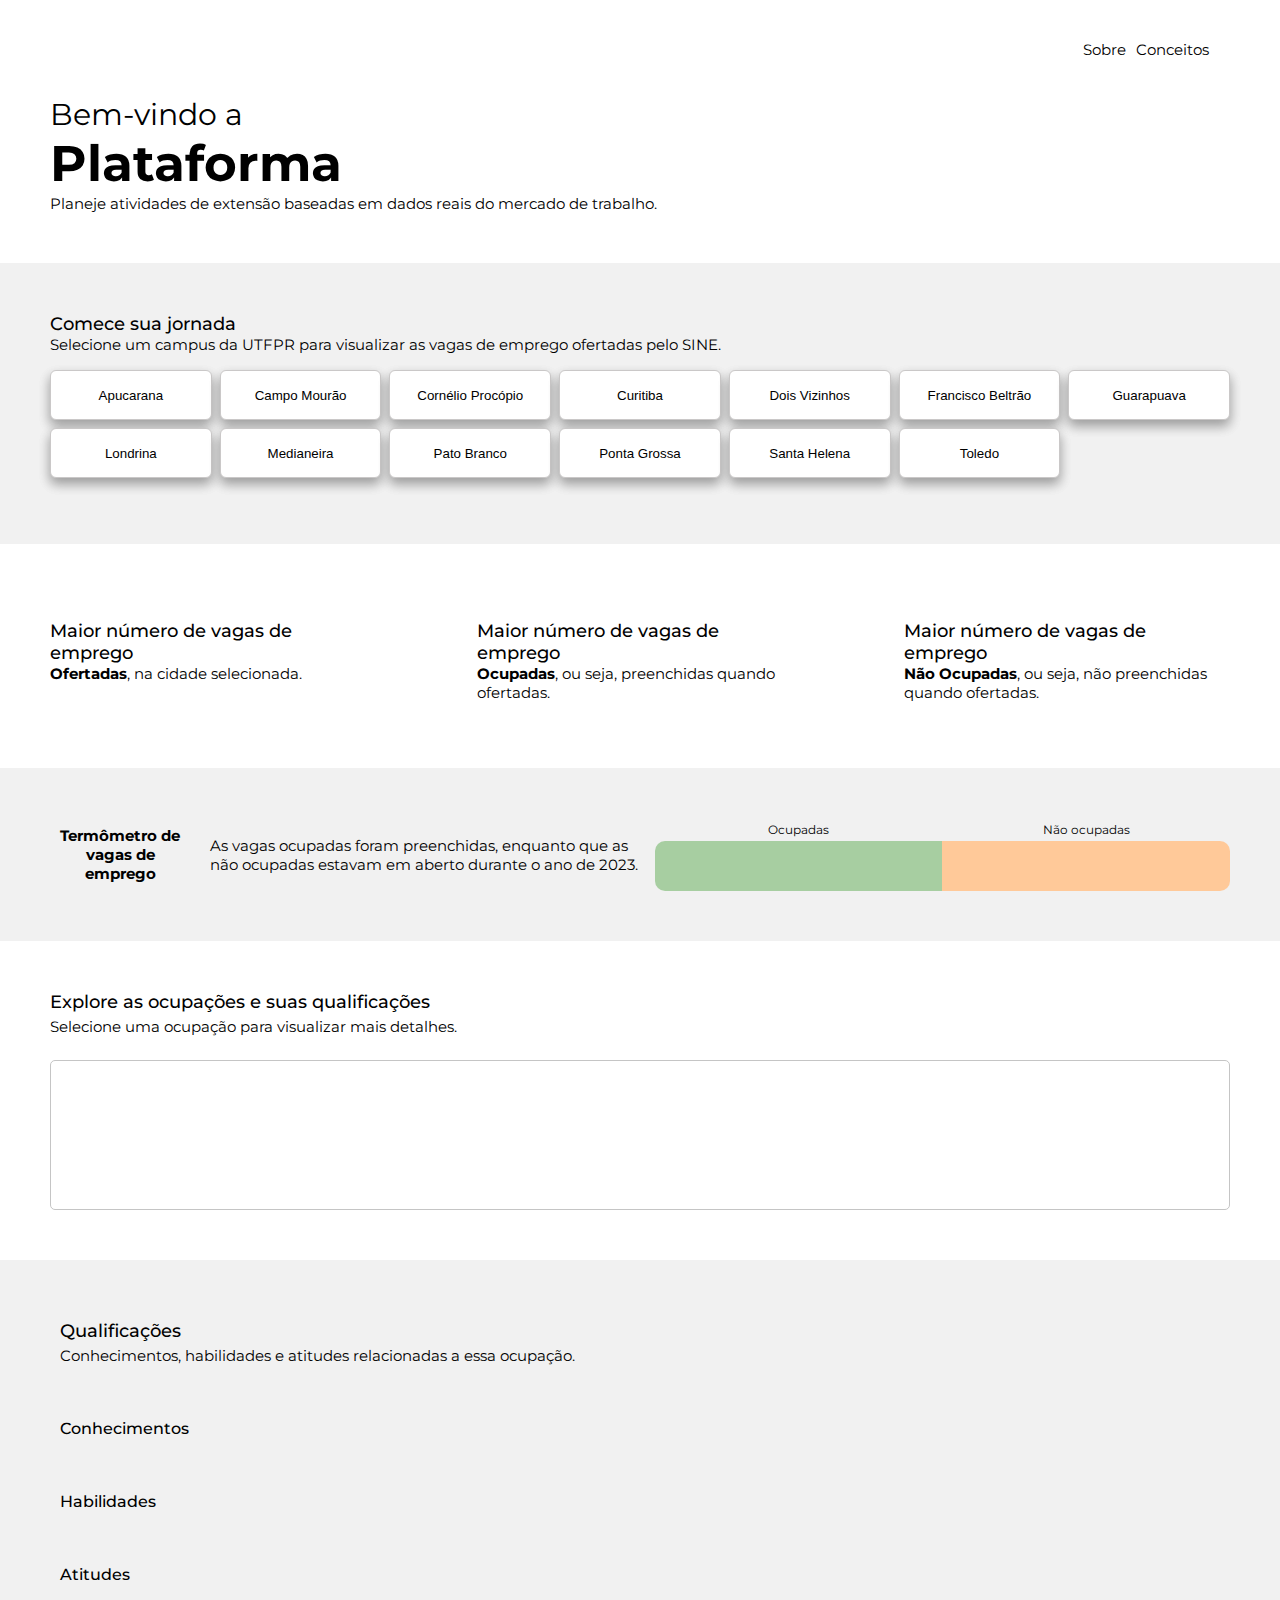
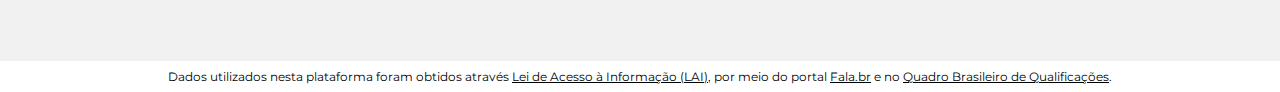
<file: index.html>
<!DOCTYPE html>
<html lang="en">

<head>
    <meta charset="UTF-8">
    <meta name="viewport" content="width=device-width, initial-scale=1.0">
    <title>Plataforma</title>
    <link rel="icon" type="image/x-icon" href="./img/plataforma-icon.svg">
    <link rel="stylesheet" href="./css/global.css">
    <link rel="stylesheet" href="./css/index.css">
    <link href="https://fonts.googleapis.com/css2?family=Montserrat:ital,wght@0,100..900;1,100..900&display=swap"
        rel="stylesheet">
</head>

<style>
    ::-webkit-scrollbar {
        width: 5px;
        border-radius: 6px;
    }

    ::-webkit-scrollbar-thumb {
        background-color: #8a8a89;
        border-radius: 6px;
    }

    textarea:focus,
    input:focus {
        outline: none;
    }
</style>

<body>
    <div id="loading-bar"></div>
    <div id="content" style="display: none;">
    </div>
    <script src="./scripts/index.js"></script>
    <div class="container">
        <div class="intro content">
            <nav>
                <ul>
                    <li>
                        <a href="about.html" target="_blank">Sobre</a>
                    </li>
                    <li>
                        <a href="concepts.html" target="_blank">Conceitos</a>
                    </li>
                </ul>
            </nav>
            <h3>Bem-vindo a</h3>
            <h1>Plataforma</h1>
            <p>Planeje atividades de extensão baseadas em dados reais do mercado de trabalho.</p>
        </div>
        <div class="campus content grey">
            <h3>Comece sua jornada</h3>
            <p>Selecione um campus da UTFPR para visualizar as vagas de emprego ofertadas pelo SINE.</p>
            <div class="campi" id="campi">
                <div class="city"><button id="Apucarana">Apucarana</button></div>
                <div class="city"><button id="Campo Mourão">Campo Mourão</button></div>
                <div class="city"><button id="Cornélio Procópio">Cornélio Procópio</button></div>
                <div class="city"><button id="Curitiba">Curitiba</button></div>
                <div class="city"><button id="Dois Vizinhos">Dois Vizinhos</button></div>
                <div class="city"><button id="Francisco Beltrão">Francisco Beltrão</button></div>
                <div class="city"><button id="Guarapuava">Guarapuava</button></div>
                <div class="city"><button id="Londrina">Londrina</button></div>
                <div class="city"><button id="Medianeira">Medianeira</button></div>
                <div class="city"><button id="Pato Branco">Pato Branco</button></div>
                <div class="city"><button id="Ponta Grossa">Ponta Grossa</button></div>
                <div class="city"><button id="Santa Helena">Santa Helena</button></div>
                <div class="city"><button id="Toledo">Toledo</button></div>
            </div>
        </div>
        <div class="top5 content">
            <div class="top-ofertadas content">
                <h3>Maior número de vagas de emprego</h3>
                <p><strong>Ofertadas</strong>, na cidade selecionada.</p>
                <div class="top-ofert" id="top-ofert"></div>
                <span class="ofert-badge"></span>
            </div>
            <div class="top-ocupadas content">
                <h3>Maior número de vagas de emprego</h3>
                <p><strong>Ocupadas</strong>, ou seja, preenchidas quando ofertadas.</p>
                <div class="top-ocup" id="top-ocup">
                    <span class="ocup-badge"></span>
                </div>
            </div>
            <div class="top-nocupadas content">
                <h3>Maior número de vagas de emprego</h3>
                <p><strong>Não Ocupadas</strong>, ou seja, não preenchidas quando ofertadas.</p>
                <div class="top-nocup" id="top-nocup">
                    <span class="nocup-badge"></span>
                </div>
            </div>
        </div>
        <div class="ocup-bar  content grey">
            <h3><strong>Termômetro de vagas de emprego</strong></h3>
            <p>As vagas ocupadas foram preenchidas, enquanto que as não ocupadas estavam em aberto
                durante o ano de 2023.</p>
            <div class="bar-wrapper">
                <div class="bar-labels">
                    <span class="ocupadas-label" id="ocupadas-label">Ocupadas</span>
                    <span class="nocupadas-label" id="nocupadas-label">Não ocupadas</span>
                </div>
                <div class="bar">
                    <div class="ocupadas" id="bar-ocupadas"></div>
                    <div class="ofertadas" id="bar-nocupadas"></div>
                </div>
            </div>
        </div>
        <div class="ocupations content">
            <h3>Explore as ocupações e suas qualificações</h3>
            <p>Selecione uma ocupação para visualizar mais detalhes.</p>
            <div class="rectangle">
                <div class="ocup" id="ocupacoes"></div>
            </div>
        </div>
        
        <div class="skills content grey">
            <div class="skills-container">
                <h3>Qualificações</h3>
                <p>Conhecimentos, habilidades e atitudes relacionadas a essa ocupação.</p>
                <h5>Conhecimentos</h5>
                <div class="description" id="conhecimentos">
                    <ul></ul>
                </div>
                <h5>Habilidades</h5>
                <div class="description" id="habilidades">
                    <ul></ul>
                </div>
                <h5>Atitudes</h5>
                <div class="description" id="atitudes">
                    <ul></ul>
                </div>
            </div>
        </div>
        <footer>Dados utilizados nesta plataforma foram obtidos através
            <a href="https://www.planalto.gov.br/ccivil_03/_ato2011-2014/2011/lei/l12527.htm" target="_blank">
                Lei de Acesso à Informação (LAI)</a>, por meio do portal <a href="https://falabr.cgu.gov.br/web/home"
                target="_blank">Fala.br</a> e no <a href="https://qbqconsulta.fipe.org.br/"
                target="_blank"> Quadro Brasileiro de Qualificações</a>.
        </footer>
    </div>
</body>

</html>
</file>
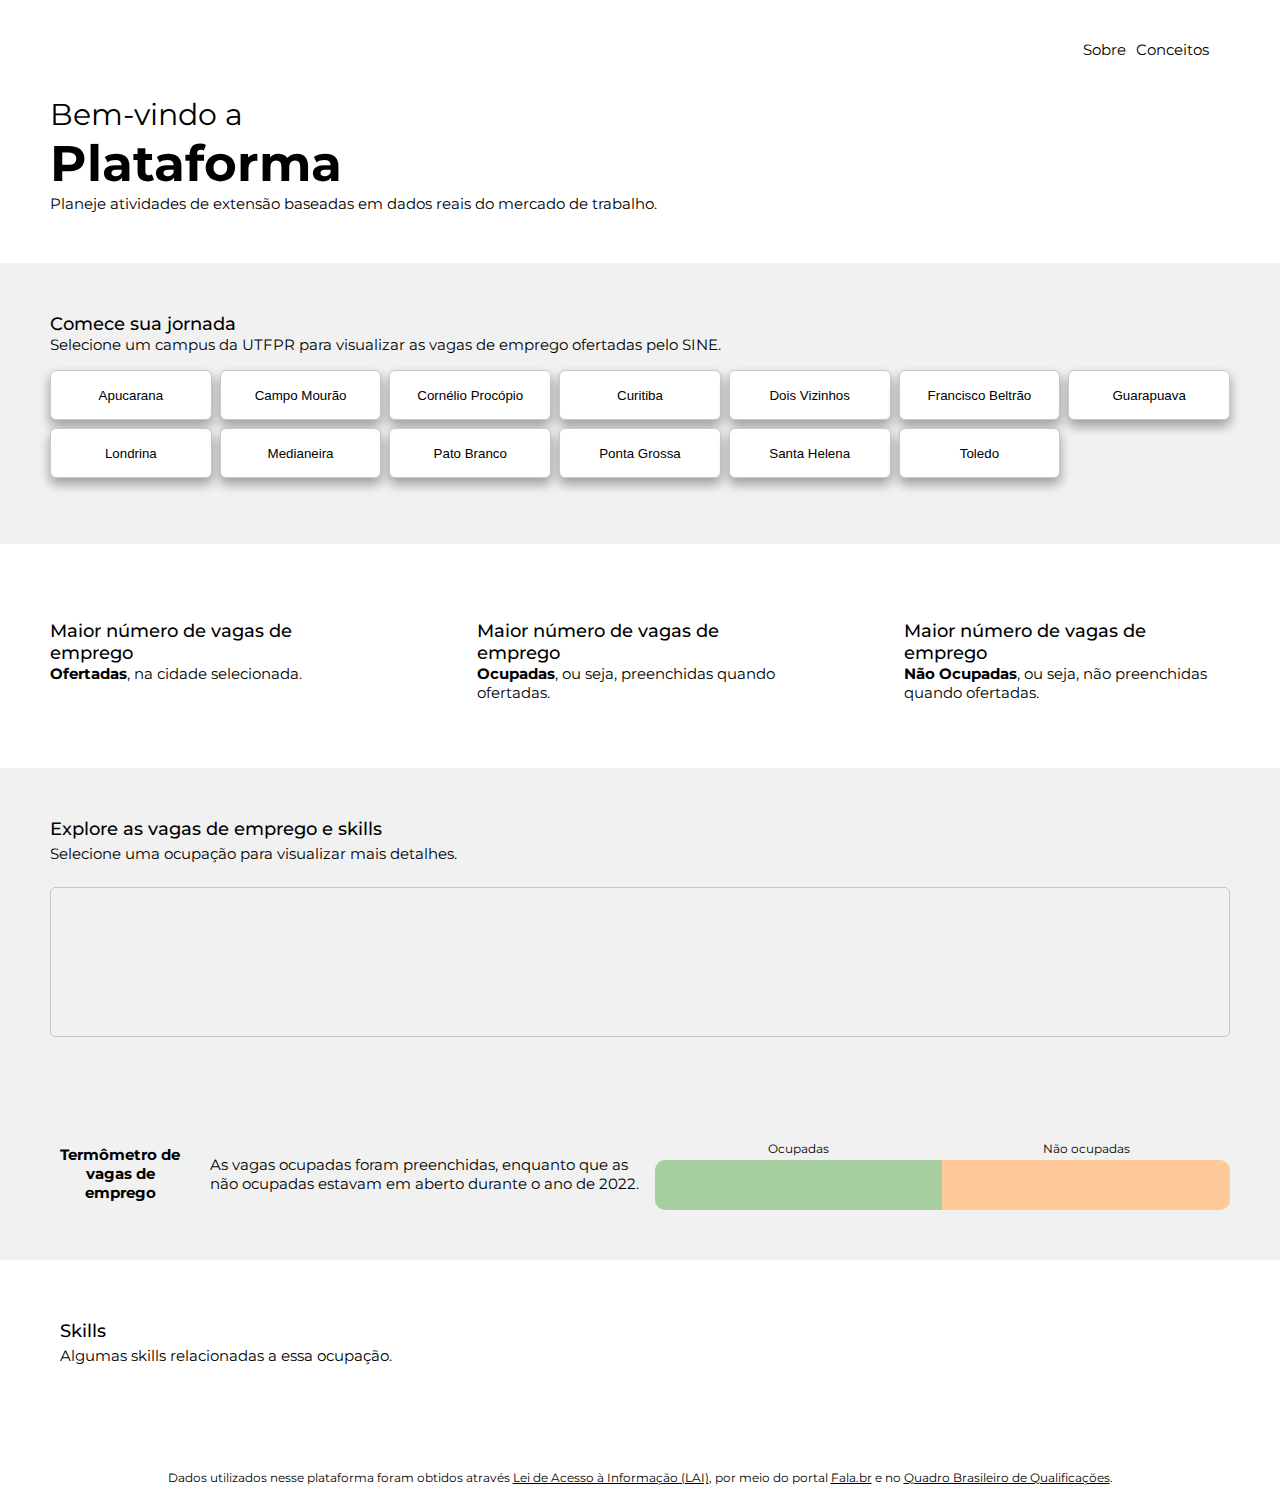
<file: html/index.html>
<!DOCTYPE html>
<html lang="en">

<head>
    <meta charset="UTF-8">
    <meta name="viewport" content="width=device-width, initial-scale=1.0">
    <title>Plataforma</title>
    <link rel="icon" type="image/x-icon" href="/img/plataforma-icon.svg">
    <link rel="stylesheet" href="../css/global.css">
    <link rel="stylesheet" href="../css/index.css">
    <link href="https://fonts.googleapis.com/css2?family=Montserrat:ital,wght@0,100..900;1,100..900&display=swap"
        rel="stylesheet">
</head>

<style>
    ::-webkit-scrollbar {
        width: 5px;
        border-radius: 6px;
    }

    ::-webkit-scrollbar-thumb {
        background-color: #8a8a89;
        border-radius: 6px;
    }

    textarea:focus,
    input:focus {
        outline: none;
    }
</style>

<body>
    <script src="../scripts/index.js"></script>
    <div class="container">
        <div class="intro content">
            <nav>
                <ul>
                    <li>
                        <a href="about.html" target="_blank">Sobre</a>
                    </li>
                    <li>
                        <a href="concepts.html" target="_blank">Conceitos</a>
                    </li>
                </ul>
            </nav>
            <h3>Bem-vindo a</h3>
            <h1>Plataforma</h1>
            <p>Planeje atividades de extensão baseadas em dados reais do mercado de trabalho.</p>
        </div>
        <div class="campus content grey">
            <h3>Comece sua jornada</h3>
            <p>Selecione um campus da UTFPR para visualizar as vagas de emprego ofertadas pelo SINE.</p>
            <div class="campi" id="campi">
                <div class="city"><button id="Apucarana">Apucarana</button></div>
                <div class="city"><button id="Campo Mourão">Campo Mourão</button></div>
                <div class="city"><button id="Cornélio Procópio">Cornélio Procópio</button></div>
                <div class="city"><button id="Curitiba">Curitiba</button></div>
                <div class="city"><button id="Dois Vizinhos">Dois Vizinhos</button></div>
                <div class="city"><button id="Francisco Beltrão">Francisco Beltrão</button></div>
                <div class="city"><button id="Guarapuava">Guarapuava</button></div>
                <div class="city"><button id="Londrina">Londrina</button></div>
                <div class="city"><button id="Medianeira">Medianeira</button></div>
                <div class="city"><button id="Pato Branco">Pato Branco</button></div>
                <div class="city"><button id="Ponta Grossa">Ponta Grossa</button></div>
                <div class="city"><button id="Santa Helena">Santa Helena</button></div>
                <div class="city"><button id="Toledo">Toledo</button></div>
            </div>
        </div>
        <div class="top5 content">
            <div class="top-ofertadas content">
                <h3>Maior número de vagas de emprego</h3>
                <p><strong>Ofertadas</strong>, na cidade selecionada.</p>
                <div class="top-ofert" id="top-ofert"></div>
                <span class="ofert-badge"></span>
            </div>
            <div class="top-ocupadas content">
                <h3>Maior número de vagas de emprego</h3>
                <p><strong>Ocupadas</strong>, ou seja, preenchidas quando ofertadas.</p>
                <div class="top-ocup" id="top-ocup">
                    <span class="ocup-badge"></span>
                </div>
            </div>
            <div class="top-nocupadas content">
                <h3>Maior número de vagas de emprego</h3>
                <p><strong>Não Ocupadas</strong>, ou seja, não preenchidas quando ofertadas.</p>
                <div class="top-nocup" id="top-nocup">
                    <span class="nocup-badge"></span>
                </div>
            </div>
        </div>
        <div class="ocupations content grey">
            <h3>Explore as vagas de emprego e skills</h3>
            <p>Selecione uma ocupação para visualizar mais detalhes.</p>
            <div class="rectangle">
                <div class="ocup" id="ocupacoes"></div>
            </div>
        </div>
        <div class="ocup-bar  content grey">
            <h3><strong>Termômetro de vagas de emprego</strong></h3>
            <p>As vagas ocupadas foram preenchidas, enquanto que as não ocupadas estavam em aberto
                durante o ano de 2022.</p>
            <div class="bar-wrapper">
                <div class="bar-labels">
                    <span class="ocupadas-label" id="ocupadas-label">Ocupadas</span>
                    <span class="nocupadas-label" id="nocupadas-label">Não ocupadas</span>
                </div>
                <div class="bar">
                    <div class="ocupadas" id="bar-ocupadas"></div>
                    <div class="ofertadas" id="bar-nocupadas"></div>
                </div>
            </div>
        </div>
        <div class="skills">
            <div class="skills-container">
                <h3>Skills</h3>
                <p>Algumas skills relacionadas a essa ocupação.</p>
                <div class="description" id="hard">
                    <ul></ul>
                </div>
            </div>
        </div>
        <footer>Dados utilizados nesse plataforma foram obtidos através
            <a href="https://www.planalto.gov.br/ccivil_03/_ato2011-2014/2011/lei/l12527.htm" target="_blank">
                Lei de Acesso à Informação (LAI)</a>, por meio do portal <a href="https://falabr.cgu.gov.br/web/home"
                target="_blank">Fala.br</a> e no <a href="https://qbqconsulta.fipe.org.br/"
                target="_blank"> Quadro Brasileiro de Qualificações</a>.
        </footer>
    </div>
</body>

</html>
</file>
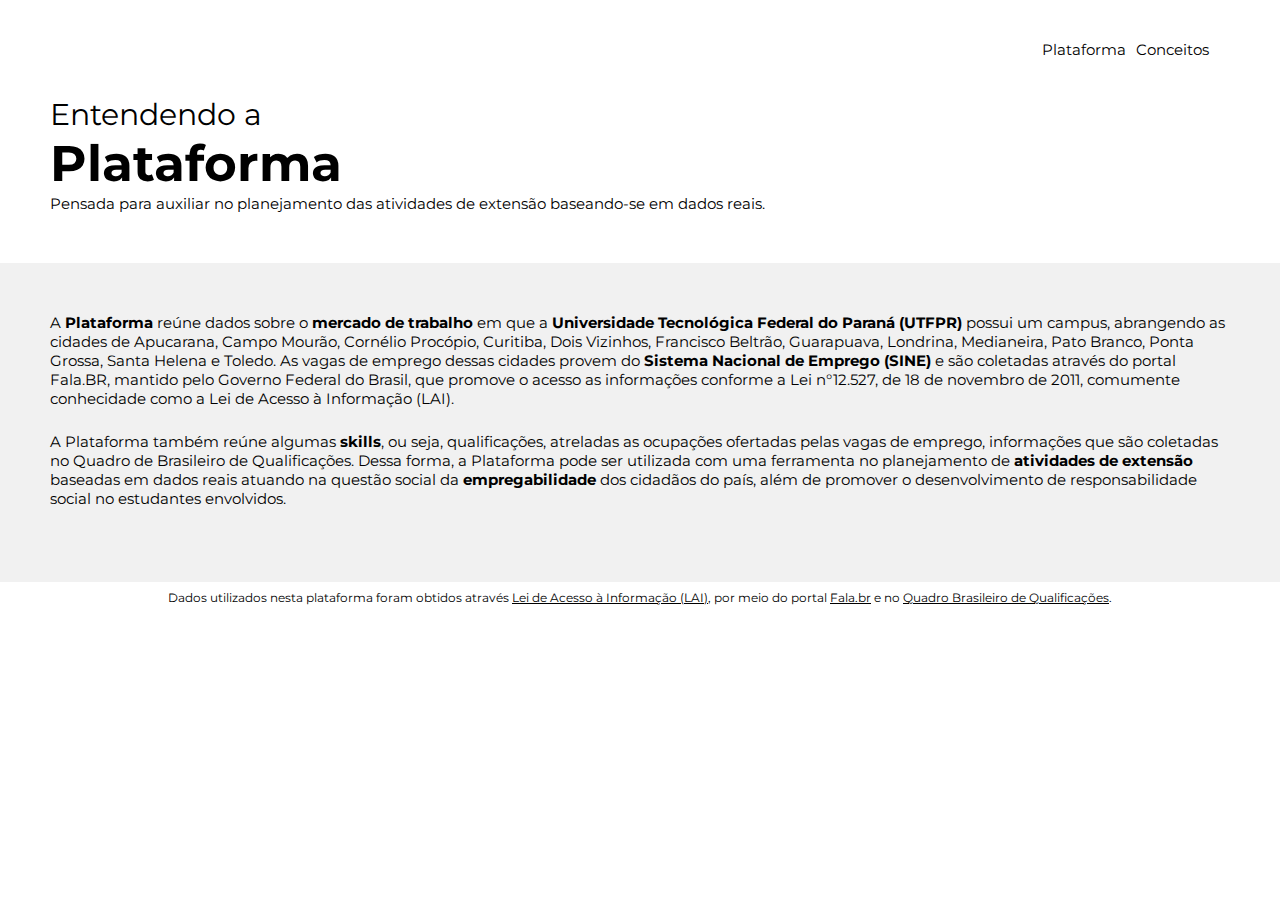
<file: about.html>
<!DOCTYPE html>
<html lang="en">

<head>
    <meta charset="UTF-8">
    <meta name="viewport" content="width=device-width, initial-scale=1.0">
    <title>Plataforma</title>
    <link rel="icon" type="image/x-icon" href="/img/plataforma-icon.svg">
    <link rel="stylesheet" href="./css/global.css">
    <link rel="stylesheet" href="./css/about.css">
    <link href="https://fonts.googleapis.com/css2?family=Montserrat:ital,wght@0,100..900;1,100..900&display=swap"
        rel="stylesheet">
</head>

<style>
    ::-webkit-scrollbar {
        width: 5px;
        border-radius: 6px;
    }

    ::-webkit-scrollbar-thumb {
        background-color: #8a8a89;
        border-radius: 6px;
    }

    textarea:focus,
    input:focus {
        outline: none;
    }
</style>

<body>
    <div class="container">
        <div class="intro content">
            <nav>
                <ul>
                    <li>
                        <a href="index.html">Plataforma</a>
                    </li>
                    <li>
                        <a href="concepts.html" target="_blank">Conceitos</a>
                    </li>
                </ul>
            </nav>
            <h3>Entendendo a</h3>
            <h1>Plataforma</h1>
            <p>Pensada para auxiliar no planejamento das atividades de extensão baseando-se em dados reais.</p>
        </div>
        <div class="about content grey">
            <p>A <strong>Plataforma</strong> reúne dados sobre o <strong>mercado de trabalho</strong> em que
                a <strong>Universidade Tecnológica Federal do Paraná (UTFPR)</strong> possui um campus,
                abrangendo as cidades de Apucarana, Campo Mourão, Cornélio Procópio, Curitiba, Dois Vizinhos,
                Francisco Beltrão, Guarapuava, Londrina, Medianeira, Pato Branco, Ponta Grossa, Santa Helena e Toledo. As vagas de emprego dessas
                cidades provem do <strong>Sistema Nacional de Emprego (SINE)</strong> e são coletadas através do portal Fala.BR,
                mantido pelo Governo Federal do Brasil, que promove o acesso as informações conforme a Lei
                n°12.527, de 18 de novembro de 2011, comumente conhecidade como a Lei de Acesso à Informação (LAI).
            </p>
            <br>
            <p>A Plataforma também reúne algumas <strong>skills</strong>, ou seja, qualificações,
                atreladas as ocupações ofertadas pelas vagas de emprego, informações que são coletadas
                no Quadro de Brasileiro de Qualificações. Dessa forma, a Plataforma pode
                ser utilizada com uma ferramenta no planejamento de <strong>atividades de extensão</strong> baseadas em
                dados reais atuando na questão social da <strong>empregabilidade</strong> dos cidadãos do país, 
                além de promover o desenvolvimento de responsabilidade social no estudantes envolvidos.
            </p>
            <br>
        </div>
        <footer>Dados utilizados nesta plataforma foram obtidos através
            <a href="https://www.planalto.gov.br/ccivil_03/_ato2011-2014/2011/lei/l12527.htm" target="_blank">
                Lei de Acesso à Informação (LAI)</a>, por meio do portal <a href="https://falabr.cgu.gov.br/web/home"
                target="_blank">Fala.br</a> e no <a href="https://qbqconsulta.fipe.org.br/"
                target="_blank"> Quadro Brasileiro de Qualificações</a>.
        </footer>
    </div>
</body>

</html>
</file>
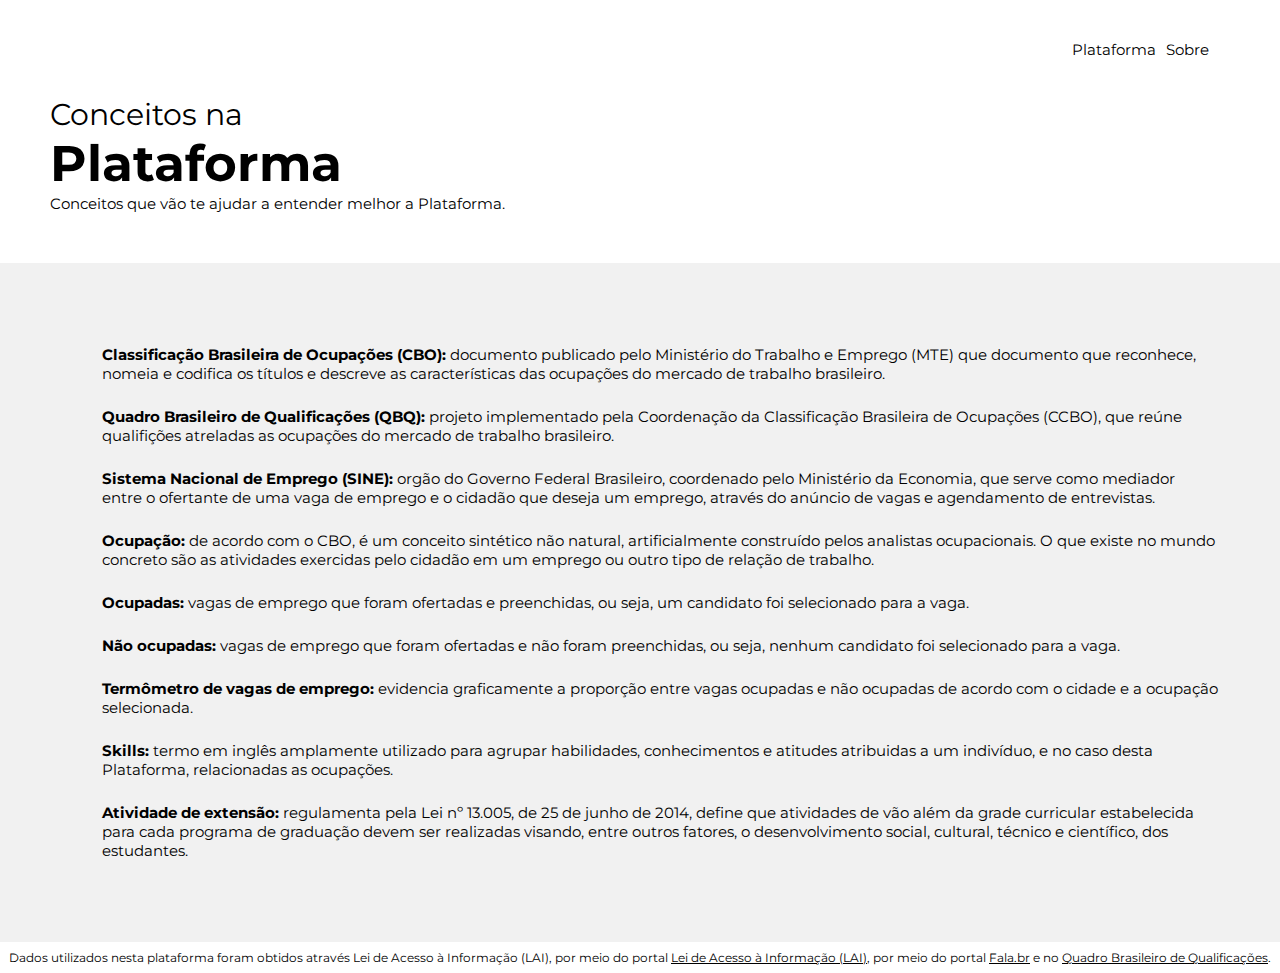
<file: concepts.html>
<!DOCTYPE html>
<html lang="en">

<head>
    <meta charset="UTF-8">
    <meta name="viewport" content="width=device-width, initial-scale=1.0">
    <title>Plataforma</title>
    <link rel="icon" type="image/x-icon" href="/img/plataforma-icon.svg">
    <link rel="stylesheet" href="./css/global.css">
    <link rel="stylesheet" href="./css/concepts.css">
    <link href="https://fonts.googleapis.com/css2?family=Montserrat:ital,wght@0,100..900;1,100..900&display=swap"
        rel="stylesheet">
</head>

<style>
    ::-webkit-scrollbar {
        width: 5px;
        border-radius: 6px;
    }

    ::-webkit-scrollbar-thumb {
        background-color: #8a8a89;
        border-radius: 6px;
    }

    textarea:focus,
    input:focus {
        outline: none;
    }
</style>

<body>
    <div class="container">
        <div class="intro content">
            <nav>
                <ul>
                    <li>
                        <a href="index.html">Plataforma</a>
                    </li>
                    <li>
                        <a href="about.html" target="_blank">Sobre</a>
                    </li>
                </ul>
            </nav>
            <h3>Conceitos na</h3>
            <h1>Plataforma</h1>
            <p>Conceitos que vão te ajudar a entender melhor a Plataforma.</p>
        </div>
        <div class="about content grey">
            <ul>
                <p><strong>Classificação Brasileira de Ocupações (CBO):</strong>
                    documento publicado pelo Ministério do Trabalho e Emprego (MTE) que documento que reconhece, nomeia
                    e codifica os títulos e descreve as características das ocupações do mercado de trabalho brasileiro.
                </p>
                <p><strong>Quadro Brasileiro de Qualificações (QBQ):</strong>
                    projeto implementado pela Coordenação da Classificação Brasileira de Ocupações (CCBO), que reúne
                    qualifições atreladas as ocupações do mercado de trabalho brasileiro.</p>
                <p><strong>Sistema Nacional de Emprego (SINE):</strong>
                    orgão do Governo Federal Brasileiro, coordenado pelo Ministério da Economia, que serve como mediador
                    entre o ofertante de uma vaga de emprego e o cidadão que deseja um emprego, através do anúncio de
                    vagas e agendamento de entrevistas.</p>
                <p><strong>Ocupação:</strong>
                    de acordo com o CBO, é um conceito sintético não natural, artificialmente construído pelos analistas
                    ocupacionais. O que existe no mundo concreto são as atividades exercidas pelo cidadão
                    em um emprego ou outro tipo de relação de trabalho.</p>
                <p><strong>Ocupadas:</strong>
                    vagas de emprego que foram ofertadas e preenchidas, ou seja, um candidato foi selecionado para a
                    vaga.</p>
                <p><strong>Não ocupadas:</strong>
                    vagas de emprego que foram ofertadas e não foram preenchidas, ou seja, nenhum candidato foi
                    selecionado para a vaga.</p>
                <p><strong>Termômetro de vagas de emprego:</strong>
                    evidencia graficamente a proporção entre vagas ocupadas e não ocupadas de acordo com o cidade e a
                    ocupação selecionada.</p>
                <p><strong>Skills:</strong>
                    termo em inglês amplamente utilizado para agrupar habilidades, conhecimentos e atitudes atribuidas a
                    um indivíduo, e no caso desta Plataforma, relacionadas as ocupações.</p>
                <p><strong>Atividade de extensão:</strong>
                    regulamenta pela Lei nº 13.005, de 25 de junho de 2014, define que atividades de vão além da grade
                    curricular estabelecida para cada programa de graduação devem ser realizadas visando, entre outros
                    fatores, o desenvolvimento social, cultural, técnico e científico, dos estudantes.</p>
            </ul>
        </div>
        <footer>Dados utilizados nesta plataforma foram obtidos através Lei de Acesso à Informação (LAI), por meio do
            portal <a href="https://www.planalto.gov.br/ccivil_03/_ato2011-2014/2011/lei/l12527.htm" target="_blank">
                Lei de Acesso à Informação (LAI)</a>, por meio do portal <a href="https://falabr.cgu.gov.br/web/home"
                target="_blank">Fala.br</a> e no <a href="https://qbqconsulta.fipe.org.br/" target="_blank"> Quadro
                Brasileiro de Qualificações</a>.</footer>
    </div>
    </div>
</body>

</html>
</file>
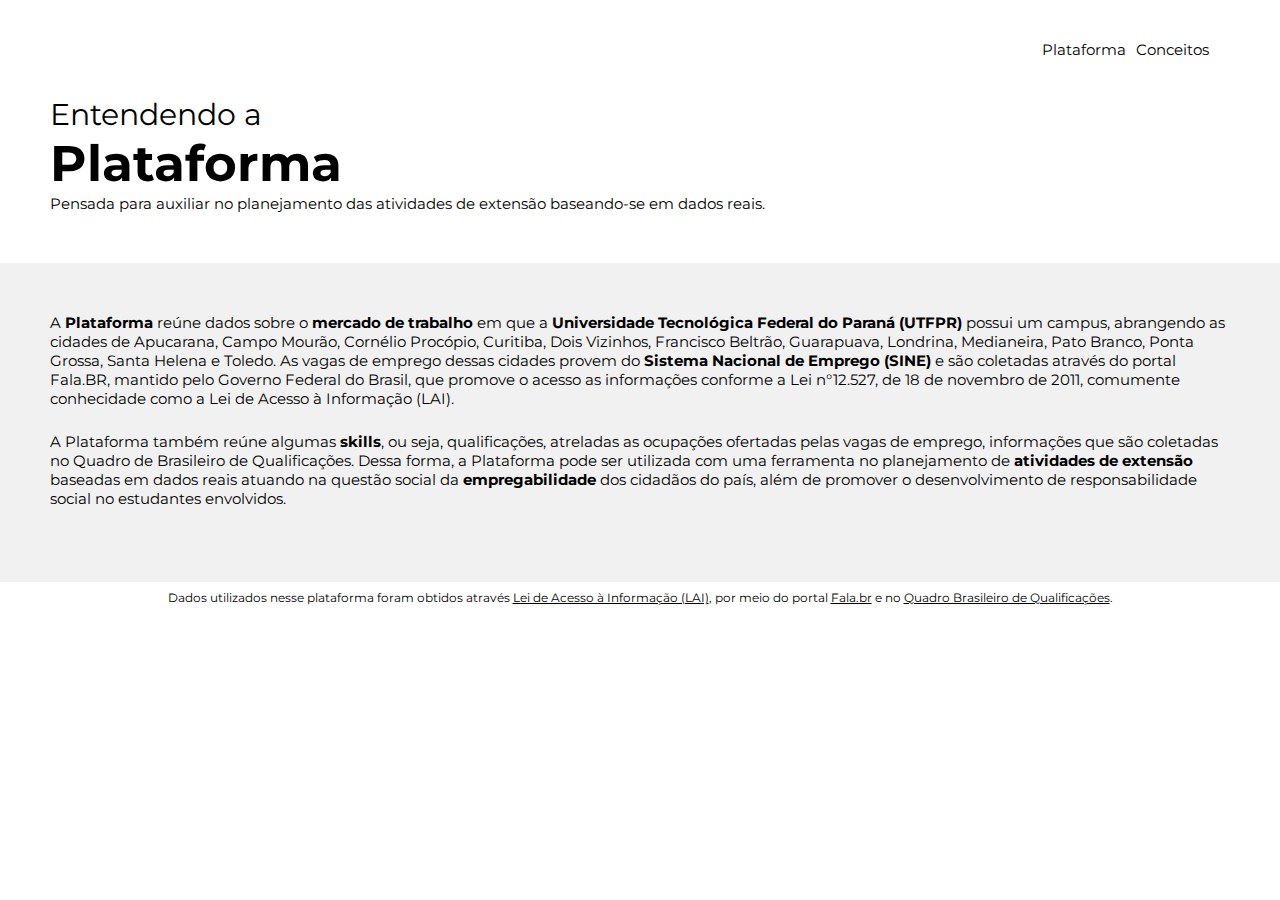
<file: html/about.html>
<!DOCTYPE html>
<html lang="en">

<head>
    <meta charset="UTF-8">
    <meta name="viewport" content="width=device-width, initial-scale=1.0">
    <title>Plataforma</title>
    <link rel="icon" type="image/x-icon" href="/img/plataforma-icon.svg">
    <link rel="stylesheet" href="../css/global.css">
    <link rel="stylesheet" href="../css/about.css">
    <link href="https://fonts.googleapis.com/css2?family=Montserrat:ital,wght@0,100..900;1,100..900&display=swap"
        rel="stylesheet">
</head>

<style>
    ::-webkit-scrollbar {
        width: 5px;
        border-radius: 6px;
    }

    ::-webkit-scrollbar-thumb {
        background-color: #8a8a89;
        border-radius: 6px;
    }

    textarea:focus,
    input:focus {
        outline: none;
    }
</style>

<body>
    <div class="container">
        <div class="intro content">
            <nav>
                <ul>
                    <li>
                        <a href="index.html">Plataforma</a>
                    </li>
                    <li>
                        <a href="concepts.html" target="_blank">Conceitos</a>
                    </li>
                </ul>
            </nav>
            <h3>Entendendo a</h3>
            <h1>Plataforma</h1>
            <p>Pensada para auxiliar no planejamento das atividades de extensão baseando-se em dados reais.</p>
        </div>
        <div class="about content grey">
            <p>A <strong>Plataforma</strong> reúne dados sobre o <strong>mercado de trabalho</strong> em que
                a <strong>Universidade Tecnológica Federal do Paraná (UTFPR)</strong> possui um campus,
                abrangendo as cidades de Apucarana, Campo Mourão, Cornélio Procópio, Curitiba, Dois Vizinhos,
                Francisco Beltrão, Guarapuava, Londrina, Medianeira, Pato Branco, Ponta Grossa, Santa Helena e Toledo. As vagas de emprego dessas
                cidades provem do <strong>Sistema Nacional de Emprego (SINE)</strong> e são coletadas através do portal Fala.BR,
                mantido pelo Governo Federal do Brasil, que promove o acesso as informações conforme a Lei
                n°12.527, de 18 de novembro de 2011, comumente conhecidade como a Lei de Acesso à Informação (LAI).
            </p>
            <br>
            <p>A Plataforma também reúne algumas <strong>skills</strong>, ou seja, qualificações,
                atreladas as ocupações ofertadas pelas vagas de emprego, informações que são coletadas
                no Quadro de Brasileiro de Qualificações. Dessa forma, a Plataforma pode
                ser utilizada com uma ferramenta no planejamento de <strong>atividades de extensão</strong> baseadas em
                dados reais atuando na questão social da <strong>empregabilidade</strong> dos cidadãos do país, 
                além de promover o desenvolvimento de responsabilidade social no estudantes envolvidos.
            </p>
            <br>
        </div>
        <footer>Dados utilizados nesse plataforma foram obtidos através
            <a href="https://www.planalto.gov.br/ccivil_03/_ato2011-2014/2011/lei/l12527.htm" target="_blank">
                Lei de Acesso à Informação (LAI)</a>, por meio do portal <a href="https://falabr.cgu.gov.br/web/home"
                target="_blank">Fala.br</a> e no <a href="https://qbqconsulta.fipe.org.br/"
                target="_blank"> Quadro Brasileiro de Qualificações</a>.
        </footer>
    </div>
</body>

</html>
</file>
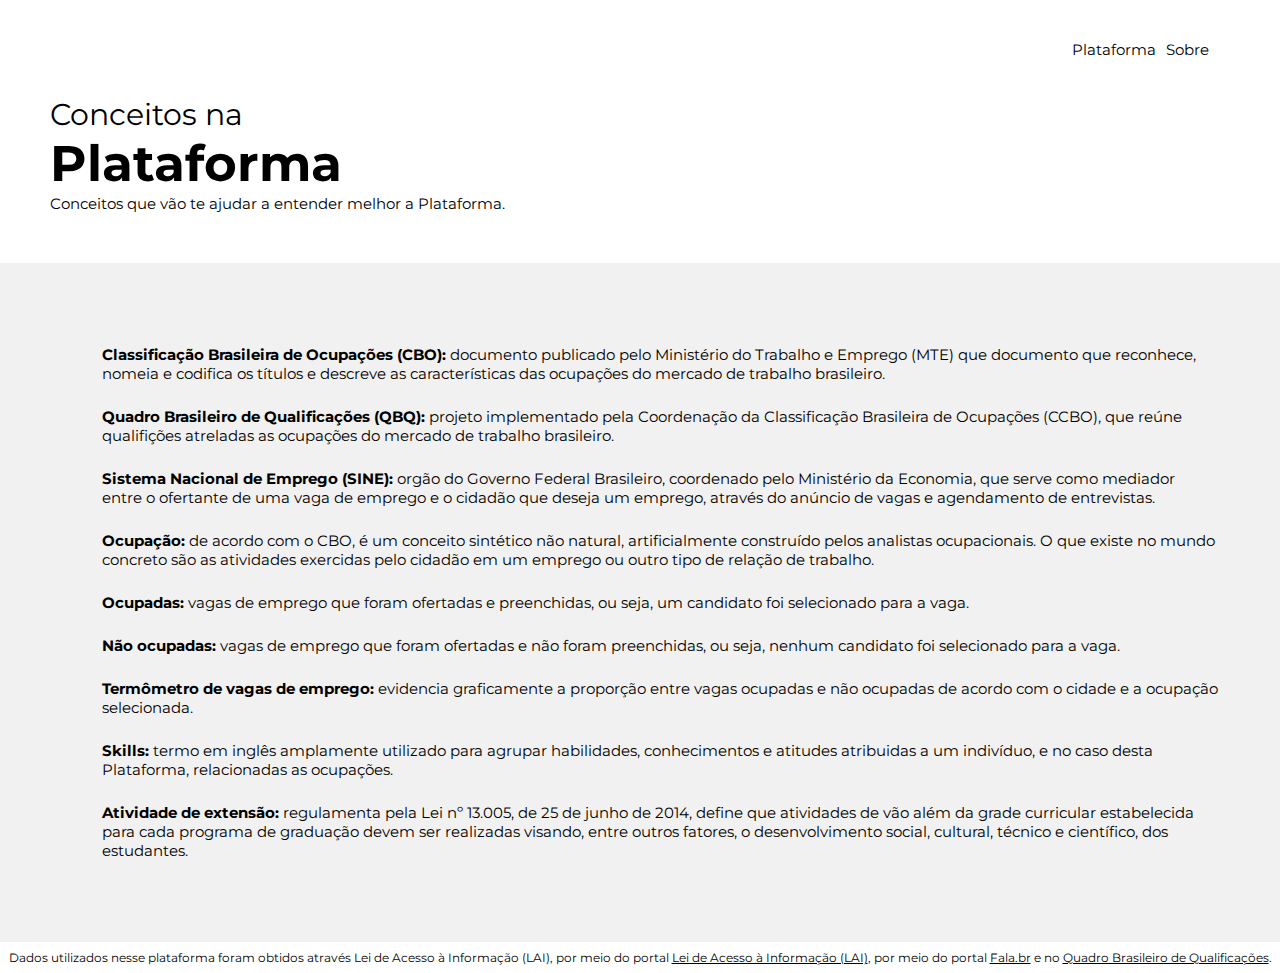
<file: html/concepts.html>
<!DOCTYPE html>
<html lang="en">

<head>
    <meta charset="UTF-8">
    <meta name="viewport" content="width=device-width, initial-scale=1.0">
    <title>Plataforma</title>
    <link rel="icon" type="image/x-icon" href="/img/plataforma-icon.svg">
    <link rel="stylesheet" href="../css/global.css">
    <link rel="stylesheet" href="../css/concepts.css">
    <link href="https://fonts.googleapis.com/css2?family=Montserrat:ital,wght@0,100..900;1,100..900&display=swap"
        rel="stylesheet">
</head>

<style>
    ::-webkit-scrollbar {
        width: 5px;
        border-radius: 6px;
    }

    ::-webkit-scrollbar-thumb {
        background-color: #8a8a89;
        border-radius: 6px;
    }

    textarea:focus,
    input:focus {
        outline: none;
    }
</style>

<body>
    <div class="container">
        <div class="intro content">
            <nav>
                <ul>
                    <li>
                        <a href="index.html">Plataforma</a>
                    </li>
                    <li>
                        <a href="about.html" target="_blank">Sobre</a>
                    </li>
                </ul>
            </nav>
            <h3>Conceitos na</h3>
            <h1>Plataforma</h1>
            <p>Conceitos que vão te ajudar a entender melhor a Plataforma.</p>
        </div>
        <div class="about content grey">
            <ul>
                <p><strong>Classificação Brasileira de Ocupações (CBO):</strong>
                    documento publicado pelo Ministério do Trabalho e Emprego (MTE) que documento que reconhece, nomeia
                    e codifica os títulos e descreve as características das ocupações do mercado de trabalho brasileiro.
                </p>
                <p><strong>Quadro Brasileiro de Qualificações (QBQ):</strong>
                    projeto implementado pela Coordenação da Classificação Brasileira de Ocupações (CCBO), que reúne
                    qualifições atreladas as ocupações do mercado de trabalho brasileiro.</p>
                <p><strong>Sistema Nacional de Emprego (SINE):</strong>
                    orgão do Governo Federal Brasileiro, coordenado pelo Ministério da Economia, que serve como mediador
                    entre o ofertante de uma vaga de emprego e o cidadão que deseja um emprego, através do anúncio de
                    vagas e agendamento de entrevistas.</p>
                <p><strong>Ocupação:</strong>
                    de acordo com o CBO, é um conceito sintético não natural, artificialmente construído pelos analistas
                    ocupacionais. O que existe no mundo concreto são as atividades exercidas pelo cidadão
                    em um emprego ou outro tipo de relação de trabalho.</p>
                <p><strong>Ocupadas:</strong>
                    vagas de emprego que foram ofertadas e preenchidas, ou seja, um candidato foi selecionado para a
                    vaga.</p>
                <p><strong>Não ocupadas:</strong>
                    vagas de emprego que foram ofertadas e não foram preenchidas, ou seja, nenhum candidato foi
                    selecionado para a vaga.</p>
                <p><strong>Termômetro de vagas de emprego:</strong>
                    evidencia graficamente a proporção entre vagas ocupadas e não ocupadas de acordo com o cidade e a
                    ocupação selecionada.</p>
                <p><strong>Skills:</strong>
                    termo em inglês amplamente utilizado para agrupar habilidades, conhecimentos e atitudes atribuidas a
                    um indivíduo, e no caso desta Plataforma, relacionadas as ocupações.</p>
                <p><strong>Atividade de extensão:</strong>
                    regulamenta pela Lei nº 13.005, de 25 de junho de 2014, define que atividades de vão além da grade
                    curricular estabelecida para cada programa de graduação devem ser realizadas visando, entre outros
                    fatores, o desenvolvimento social, cultural, técnico e científico, dos estudantes.</p>
            </ul>
        </div>
        <footer>Dados utilizados nesse plataforma foram obtidos através Lei de Acesso à Informação (LAI), por meio do
            portal <a href="https://www.planalto.gov.br/ccivil_03/_ato2011-2014/2011/lei/l12527.htm" target="_blank">
                Lei de Acesso à Informação (LAI)</a>, por meio do portal <a href="https://falabr.cgu.gov.br/web/home"
                target="_blank">Fala.br</a> e no <a href="https://qbqconsulta.fipe.org.br/" target="_blank"> Quadro
                Brasileiro de Qualificações</a>.</footer>
    </div>
    </div>
</body>

</html>
</file>
<file: css/global.css>
* {
    box-sizing: border-box;
}

body {
    font-family: "Montserrat", sans-serif;
    margin: 0;
}

a {
    text-decoration: none;
}

.container {
    font-size: 20px;
}

.content {
    padding: 50px;
}

.content.grey {
    background-color: #f1f1f1;
}

a:visited {
    color: rgb(0, 0, 0);
}

a:link {
    color: rgb(0, 0, 0);
}

a:hover {
    color: rgb(0, 0, 0);
}

h1 {
    font-weight: 700;
    font-size: 50px;
    margin: 0;
}

h3 {
    font-weight: 400;
    font-size: 30px;
    margin: 0;
}

p {
    font-weight: 400;
    font-size: 15px;
    margin: 0;
}

#loading-bar {
    position: fixed;
    top: 0;
    left: 0;
    width: 100%;
    height: 4px;
    background-color: #c5c5c5;
    z-index: 9999;
    animation: loading 2s linear infinite;
    display: none;
}

#loading-bar.loading {
    display: initial;
}

@keyframes loading {
    0% { transform: translateX(-100%); }
    50% { transform: translateX(0%); }
    100% { transform: translateX(100%); }
}
</file>
<file: css/index.css>
.intro.content {
    padding-top: 0;
}

.intro a {
    font-size: 15px;
    padding: 5px;
}

.intro ul {
    display: flex;
    justify-content: right;
    list-style-type: none;
    align-items: center;
    padding: 16px;
}

.intro h1 {
    font-weight: 700;
    font-size: 50px;
    margin: 0;
}

.intro h3 {
    font-weight: 400;
    font-size: 30px;
    margin: 0;
}

.intro p {
    font-weight: 400;
    font-size: 15px;
    margin: 0;
}

.campus h3 {
    font-weight: 500;
    font-size: 18px;
    margin: 0;
}

.campus p {
    font-weight: 400;
    font-size: 15px;
    margin: 0;
}

.campi {
    display: grid;
    grid-gap: 8px;
    padding: 16px 0;
    grid-template-columns: repeat(7, 1fr);
    grid-template-rows: 50px 50px;
}

.city {
    text-align: center;
    font-weight: 400;
    font-size: 13px;
}

.city button {
    width: 100%;
    height: 100%;
    background-color: #ffffff;
    border: 1px solid #cac8c8;
    border-radius: 6px;
    transition: background-color ease 150ms, color ease 150ms, border-color ease 150ms;
    box-shadow: 0 6px 12px 0 rgba(0,0,0,0.2), 0 6px 12px 0 rgba(0,0,0,0.19);
}

.city button:hover,
.city button.active  {
    background-color: #000000;
    color: #ffffff;
    border-color: #000000;
}

.disable {
    opacity: 0.6;
}

.top5 {
    display: grid;
    grid-gap: 1px;
    padding: 16px 0;
    grid-template-columns: repeat(3, 1fr);
}

.top5 h3 {
    font-weight: 500;
    font-size: 18px;
    margin: 0;
    margin-top: 10px;
}

.top5 p {
    font-weight: 400;
    font-size: 15px;
    margin: 0;
}

.top-ocup-item {
    width: 100%;
    height: 100%;
    background-color: #ffffff;
    text-decoration: none;
    padding: 15px 0px;
    position: relative;
    display: inline-block;
    border-radius: 2px;
    font-weight: 400;
    font-size: 13px;
  }
    
  .top-ocup-item .top-ofert-badge {
    position: right;
    top: -10px;
    right: -10px;
    padding: 5px 10px;
    border-radius: 50%;
    background: #c5c5c5;
    color: #000000;
    font-weight: 400;
    font-size: 10px;
  }

  .top-ocup-item .top-ocup-badge {
    position: right;
    top: -10px;
    right: -10px;
    padding: 5px 10px;
    border-radius: 50%;
    background: #A7CEA1;
    color: #000000;
    font-weight: 400;
    font-size: 10px;
  }

  .top-ocup-item .top-nocup-badge {
    position: right;
    top: -10px;
    right: -10px;
    padding: 5px 10px;
    border-radius: 50%;
    background: #FFC999;
    color: #000000;
    font-weight: 400;
    font-size: 10px;
  }

.ocupations h3 {
    font-weight: 500;
    font-size: 18px;
    margin: 0;
    padding-bottom: 4px;
}

.ocupations p {
    font-weight: 400;
    font-size: 15px;
    margin: 0;
    padding-bottom: 24px;
}

.rectangle {
    height: 150px;
    border-radius: 0 0 5px 5px;
    border: 1px solid #c5c5c5;
    border-top: 0;
    overflow: auto;
    padding: 12px 4px;
}

.item button {
    font-size: 12px;
    background: white;
    border: 1px solid #c5c5c5;
    border-radius: 4px;
    padding: 8px 12px;
    transition: background-color ease 150ms, color ease 150ms, border-color ease 150ms;
}

.item button:hover,
.item button.active {
    background-color: #000000;
    color: #ffffff;
    border-color: #000000;
}

.rectangle {
    height: 150px;
    border-radius: 5px;
    border: 1px solid #c5c5c5;
    overflow: auto;
}

.ocup {
    display: flex;
    flex-wrap: wrap;
    justify-content: center;
}

.item {
    margin: 2px;
}

.ocup-bar {
    display: flex;
    justify-content: center;
    align-items: center; 
}

.ocup-bar p {
    font-weight: 400;
    font-size: 15px;
    margin: 0;
}

.ocup-bar h3 {
    font-weight: 500;
    font-size: 15px;
    text-align: center;
    padding-right: 20px;
    margin: 0;
}

.bar-wrapper {
    width: 1100px;
    overflow: hidden;
}

.bar-labels {
    display: flex;
    align-items: center;
    padding: 4px 0;
}

.ocupadas-label,
.nocupadas-label {
    font-size: 12px;
    text-align: center;
    display: block;
    width: 50%;
}

.ocupadas-label {
    color: #000000;
}

.nocupadas-label {
    color:#000000;
}

.bar {    
    height: 50px;
    border-radius: 10px;
    display: flex;
    align-items: center;
    font-size: 12px;
    position: relative;
    overflow: hidden; 
}

.ocupadas {
    position: relative;
    height: 100%;
    background-color: #A7CEA1;
    text-align: center;
    line-height: 50px;
    color: #000000;
    z-index: 1;
    width: 50%;
}

.ofertadas {
    height: 100%;
    background-color: #FFC999;
    text-align: center;
    line-height: 50px;
    color: #000000;
    z-index: 1;
    width: 50%;
}

.skills {
    display: flex;
    padding: 50px;
}

.skills-container {
    flex: 1;
    padding: 10px;
    padding-bottom: 3px;
}

.skills-container h3 {
    font-weight: 500;
    font-size: 18px;
    margin: 0;
    padding-bottom: 4px;
}

.skills-container h5 {
    font-weight: 500;
    font-size: 16px;
    margin: 0;
    padding-bottom: 4px;
    padding-top: 30px;
}

.skills-container p {
    font-weight: 400;
    font-size: 15px;
    margin: 0;
    padding-bottom: 24px;
}

.skills-container li {
    padding-top: 10px;
    font-size: 12px;
}

.description {
    columns: 100px 2;
}

footer {
    font-size: 12px;
    text-align: center;
    padding: 8px 0;
}

footer a {
    text-decoration: underline;
    font-size: 12px;
}

footer a:link {
    color: rgb(0, 0, 0);
}

footer a:visited {
    color: rgb(0, 0, 0);
}

footer a:hover {
    color: #000000;
}
</file>
<file: css/about.css>
.intro.content {
    padding-top: 0;
}

.intro a {
    font-size: 15px;
    padding: 5px;
}

.intro ul {
    display: flex;
    justify-content: right;
    list-style-type: none;
    align-items: center;
    padding: 16px;
}

footer {
    font-size: 12px;
    text-align: center;
    padding: 8px 0;
}

footer a {
    text-decoration: underline;
    font-size: 12px;
}

footer a:link {
    color: rgb(0, 0, 0);
}

footer a:visited {
    color: rgb(0, 0, 0);
}

footer a:hover {
    color: #000000;
}
</file>
<file: css/concepts.css>
.intro.content {
    padding-top: 0;
}

.intro a {
    font-size: 15px;
    padding: 5px;
}

.intro ul {
    display: flex;
    justify-content: right;
    list-style-type: none;
    align-items: center;
    padding: 16px;
}

.about p {
    font-size: 15px;
    padding: 12px;
}

footer {
    font-size: 12px;
    text-align: center;
    padding: 8px 0;
}

footer a {
    text-decoration: underline;
    font-size: 12px;
}

footer a:link {
    color: rgb(0, 0, 0);
}

footer a:visited {
    color: rgb(0, 0, 0);
}

footer a:hover {
    color: #000000;
}
</file>
